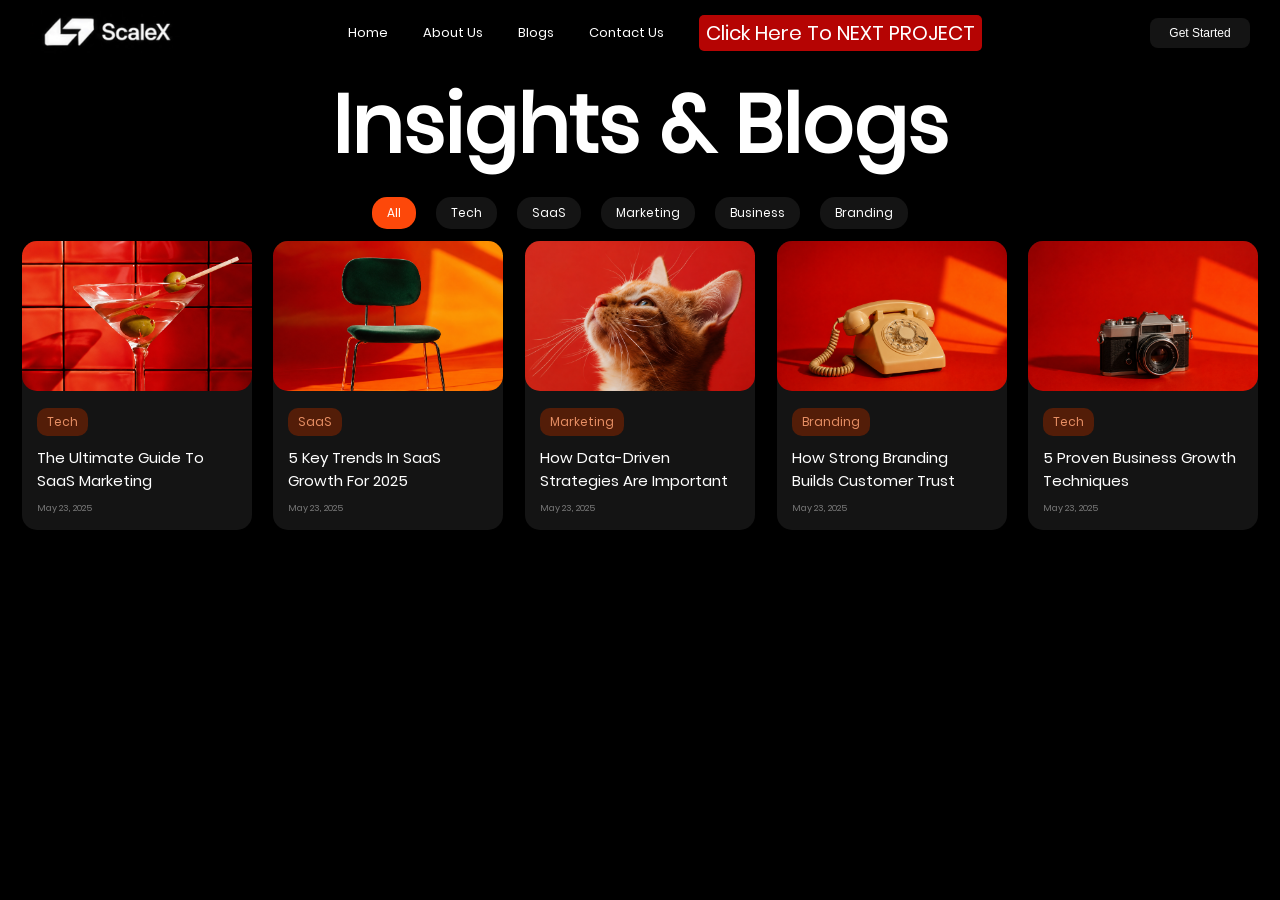
<file: index.html>
<!DOCTYPE html>
<html lang="en">
<head>
    <meta charset="UTF-8">
    <meta name="viewport" content="width=device-width, initial-scale=1.0">
    <title>Document</title>
    <link rel="stylesheet" href="style.css">
</head>
<body>
    <nav>
        <img src="./assets/A2-1/images/logo.png" alt="not found">
        <div class="nav-links">
            <a href="##">Home</a>
            <a href="#">About Us</a>
            <a href="#">Blogs</a>
            <a href="#">Contact Us</a>
            <a class="winter-collection" href="./winter_Collection.html">Click Here To NEXT PROJECT</a>
        </div>
        <div class="nav-btn">
            <button>Get Started</button>
        </div>
    </nav>

    <main>
        <h1>Insights & Blogs</h1>
    </main>

    <section class="categories">
        <div class="cat-names">
            <p class="cat-ALL">All</p>
            <p>Tech</p>
            <p>SaaS</p>
            <p>Marketing</p>
            <p>Business</p>
            <p>Branding</p>
        </div>
        <div class="cat-cards">
            <div class="card">
                <img src="./assets/A2-1/images/card-1.png" alt="not found">
                <p class="card-name">Tech</p>
                <p class="card-desc">The Ultimate Guide To SaaS Marketing</p>
                <p class="card-date">May 23, 2025</p>
            </div>
            <div class="card">
                <img src="./assets/A2-1/images/card-2.png" alt="not found">
                <p class="card-name">SaaS</p>
                <p class="card-desc">5 Key Trends In SaaS Growth For 2025</p>
                <p class="card-date">May 23, 2025</p>
            </div>
            <div class="card">
                <img src="./assets/A2-1/images/card-3.png" alt="not found">
                <p class="card-name">Marketing</p>
                <p class="card-desc">How Data-Driven Strategies Are Important</p>
                <p class="card-date">May 23, 2025</p>
            </div>
            <div class="card">
                <img src="./assets/A2-1/images/card-4.png" alt="not found">
                <p class="card-name">Branding</p>
                <p class="card-desc">How Strong Branding Builds Customer Trust</p>
                <p class="card-date">May 23, 2025</p>
            </div>
            <div class="card">
                <img src="./assets/A2-1/images/card-5.png" alt="not found">
                <p class="card-name">Tech</p>
                <p class="card-desc">5 Proven Business Growth Techniques</p>
                <p class="card-date">May 23, 2025</p>
            </div>
        </div>
    </section>
</body>
</html>
</file>
<file: style.css>
* {
    margin: 0;
    padding: 0;
    box-sizing: border-box;
}

@font-face {
    font-family: poppins;
    src: url(./assets/poppins.regular.ttf);
}

html, body {
    width: 100%;
    min-height: 100vh;
    background-color: #000000;
    font-family: poppins;
}

nav {
    /* background-color: red; */
    display: flex;
    align-items: center;
    justify-content: space-between;
    padding: 10px 30px 10px 30px;
}

nav img{
    width: 150px;
    height: 45px;
    object-fit: cover;
    display: block;
    /* padding-left: 30px; */
    cursor: pointer;
}

.nav-links {
    display: flex;
    justify-content: center;
    align-items: center;
    gap: 35px;
}

.nav-links a {
    font-size: 13px;
    text-decoration: none;
    color: white;
}

.nav-links .winter-collection {
    font-size: 20px;
    background-color: #B50403;
    padding: 3px 7px;
    border-radius: 5px;
}

/* .nav-btn {
    padding-right: 30px;
} */

.nav-btn button {
    width: 100px;
    height: 30px;
    border: none;
    background-color: #141414;
    color: white;
    cursor: pointer;
    border-radius: 8px;
    font-size: 12px;
}

/* Main */
/* main {
    background-color: brown;
} */

main h1 {
    color: white;
    text-align: center;
    font-size: 80px;
}

/* Categories - Section */

.cat-names {
    display: flex;
    justify-content: center;
    align-items: center;
    padding: 12px 0px;
    gap: 20px;
}

.cat-names p {
    background-color: #141414;
    padding: 7px 15px 7px 15px;
    border-radius: 15px;
    font-size: 12px;
    color: white;
}

.cat-names .cat-ALL {
    background-color: #FD480A;
}

.cat-cards {
    display: flex;
    justify-content: space-evenly;
    align-items: center;
}

.cat-cards .card {
    width: 230px;
    display: flex;
    flex-direction: column;
    gap: 10px;
    background-color: #141414;
    color: white;
    border-radius: 15px;
}

.cat-cards .card img {
    width: 100%;
    height: 150px;
    object-fit: cover;
    display: block;
    border-radius: 15px;
} 


.card .card-name {
    width: fit-content;
    background-color: #531D08;
    border-radius: 10px;
    padding: 5px 10px;
    font-size: 12px;
    color: #E78F64;
    margin: 7px 15px 0px 15px;
}

.card .card-desc {
    font-size: 15px;
    margin-inline: 15px;
}

.card .card-date {
    font-size: 9px;
    color: #777777;
    margin: 0px 15px 15px 15px;
}
</file>
